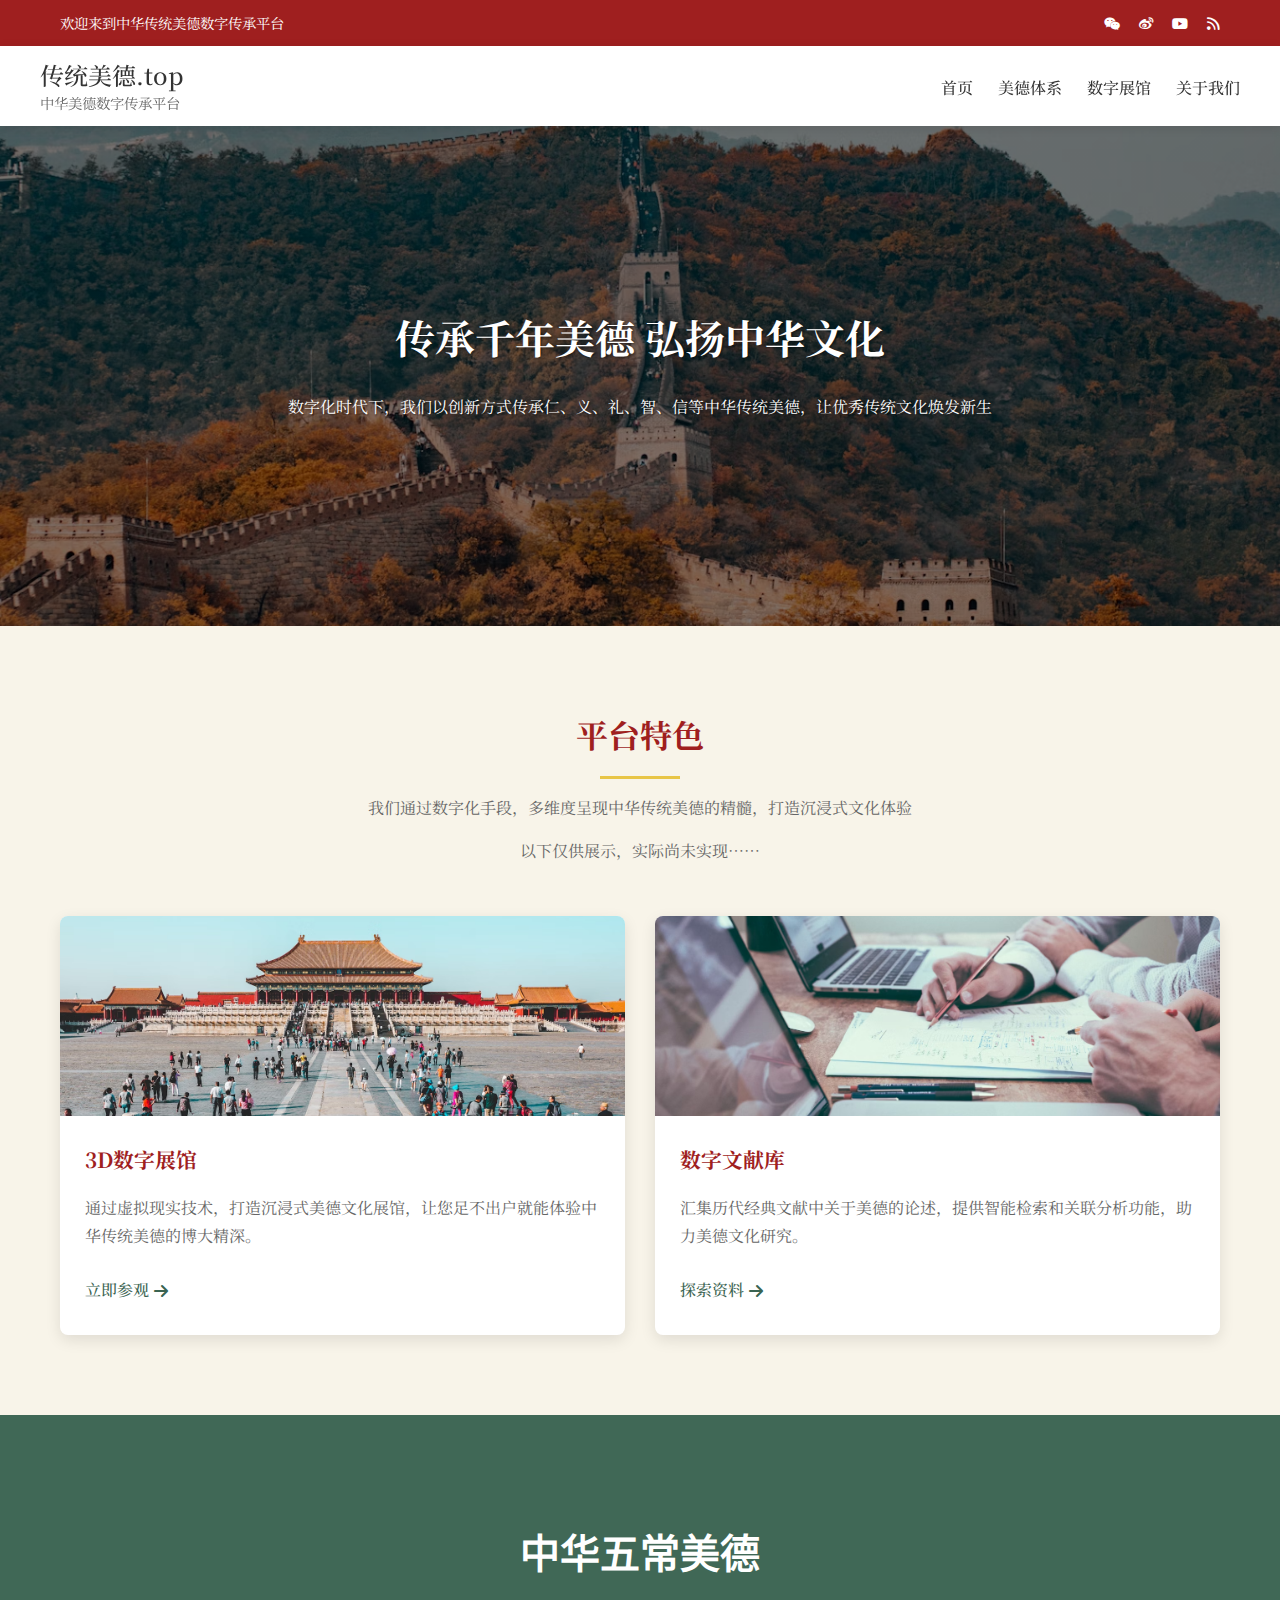
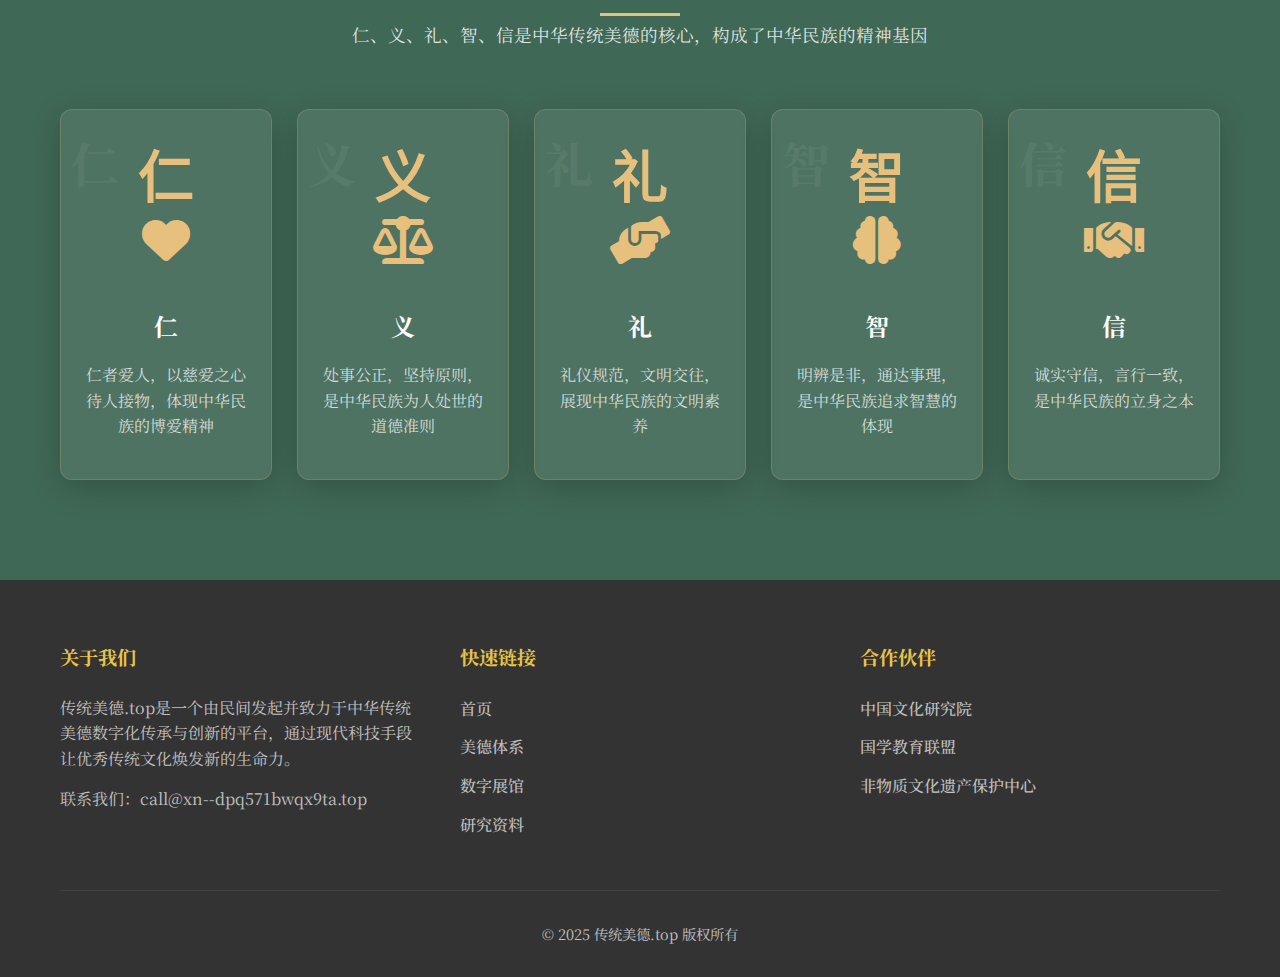
<file: index.html>
<!DOCTYPE html>
<html lang="zh-CN">

<head>
    <meta charset="UTF-8">
    <meta name="viewport" content="width=device-width, initial-scale=1.0">
    <title>传统美德.top - 中华美德数字传承平台</title>
    <meta name="description" content="传统美德.top是一个致力于中华传统美德数字传承的平台，通过多种数字化手段，展示和传播中华优秀传统文化。">
    <meta name="keywords" content="传统美德, 中华文化, 数字传承, 仁义礼智信">
    <meta name="author" content="传统美德.top">
    <meta name="theme-color" content="#f0f0f0">
    <meta property="og:title" content="传统美德.top - 中华美德数字传承平台">
    <meta property="og:description" content="通过数字化手段传承中华传统美德，弘扬优秀文化。">
    <meta property="og:image" content="favicon.ico">
    <meta property="og:url" content="http://xn--dpq571bwqx9ta.top/">
    <meta property="og:type" content="website">
    <link rel="shortcut icon" href="favicon.ico" type="image/x-icon">
    <link rel="stylesheet" href="/res/common.css">
    <link rel="stylesheet" href="/res/index.css">
    <link href="https://fonts.googleapis.com/css2?family=Noto+Serif+SC:wght@400;500;700&display=swap" rel="stylesheet">
    <link rel="stylesheet" href="https://cdnjs.cloudflare.com/ajax/libs/font-awesome/6.0.0-beta3/css/all.min.css">
</head>

<body>
    <div class="top-bar">
        <div class="container top-bar-content">
            <div>欢迎来到中华传统美德数字传承平台</div>
            <div class="social-links">
                <a href="#"><i class="fab fa-weixin"></i></a>
                <a href="#"><i class="fab fa-weibo"></i></a>
                <a href="#"><i class="fab fa-youtube"></i></a>
                <a href="#"><i class="fas fa-rss"></i></a>
            </div>
        </div>
    </div>

    <header>
        <div class="container header-content">
            <div class="logo">
                <div class="logo-text">
                    <h1><a href="http://xn--dpq571bwqx9ta.top/">传统美德.top</a></h1>
                    <span>中华美德数字传承平台</span>
                </div>
            </div>
            <div class="menu-toggle">☰</div>
            <nav>
                <ul>
                    <li><a href="/">首页</a></li>
                    <li><a href="virtues.html">美德体系</a></li>
                    <li><a href="#">数字展馆</a></li>
                    <li><a href="about.html">关于我们</a></li>
                </ul>
            </nav>
        </div>
    </header>

    <section class="hero">
        <div class="hero-content">
            <h2>传承千年美德 弘扬中华文化</h2>
            <p>数字化时代下，我们以创新方式传承仁、义、礼、智、信等中华传统美德，让优秀传统文化焕发新生</p>
        </div>
    </section>

    <section class="features">
        <div class="container">
            <div class="section-title">
                <h2>平台特色</h2>
                <p>我们通过数字化手段，多维度呈现中华传统美德的精髓，打造沉浸式文化体验</p>
                <p>以下仅供展示，实际尚未实现……</p>
            </div>
            <div class="features-grid">
                <div class="feature-card">
                    <div class="feature-img">
                        <img src="/res/images/photo-1547981609-4b6bfe67ca0b.avif" alt="数字展馆">
                    </div>
                    <div class="feature-content">
                        <h3>3D数字展馆</h3>
                        <p>通过虚拟现实技术，打造沉浸式美德文化展馆，让您足不出户就能体验中华传统美德的博大精深。</p>
                        <a href="#" class="feature-link">立即参观 <i class="fas fa-arrow-right"></i></a>
                    </div>
                </div>
                <div class="feature-card">
                    <div class="feature-img">
                        <img src="/res/images/photo-1454165804606-c3d57bc86b40.avif" alt="研究资料">
                    </div>
                    <div class="feature-content">
                        <h3>数字文献库</h3>
                        <p>汇集历代经典文献中关于美德的论述，提供智能检索和关联分析功能，助力美德文化研究。</p>
                        <a href="#" class="feature-link">探索资料 <i class="fas fa-arrow-right"></i></a>
                    </div>
                </div>
            </div>
        </div>
    </section>

    <section class="virtues">
        <div class="container">
            <div class="section-title">
                <h2><span class="chinese-character">中华五常美德</span></h2>
                <p class="subtitle">仁、义、礼、智、信是中华传统美德的核心，构成了中华民族的精神基因</p>
            </div>
            <div class="virtues-grid">
                <div class="virtue-card" data-virtue="仁">
                    <div class="virtue-icon">
                        <div class="chinese-character">仁</div>
                        <i class="fas fa-heart"></i>
                    </div>
                    <h3>仁</h3>
                    <p>仁者爱人，以慈爱之心待人接物，体现中华民族的博爱精神</p>
                </div>
                <div class="virtue-card" data-virtue="义">
                    <div class="virtue-icon">
                        <div class="chinese-character">义</div>
                        <i class="fas fa-balance-scale"></i>
                    </div>
                    <h3>义</h3>
                    <p>处事公正，坚持原则，是中华民族为人处世的道德准则</p>
                </div>
                <div class="virtue-card" data-virtue="礼">
                    <div class="virtue-icon">
                        <div class="chinese-character">礼</div>
                        <i class="fas fa-hands-helping"></i>
                    </div>
                    <h3>礼</h3>
                    <p>礼仪规范，文明交往，展现中华民族的文明素养</p>
                </div>
                <div class="virtue-card" data-virtue="智">
                    <div class="virtue-icon">
                        <div class="chinese-character">智</div>
                        <i class="fas fa-brain"></i>
                    </div>
                    <h3>智</h3>
                    <p>明辨是非，通达事理，是中华民族追求智慧的体现</p>
                </div>
                <div class="virtue-card" data-virtue="信">
                    <div class="virtue-icon">
                        <div class="chinese-character">信</div>
                        <i class="fas fa-handshake"></i>
                    </div>
                    <h3>信</h3>
                    <p>诚实守信，言行一致，是中华民族的立身之本</p>
                </div>
            </div>
        </div>
    </section>

    <footer>
        <div class="container">
            <div class="footer-content">
                <div class="footer-column">
                    <h3>关于我们</h3>
                    <p>传统美德.top是一个由民间发起并致力于中华传统美德数字化传承与创新的平台，通过现代科技手段让优秀传统文化焕发新的生命力。</p>
                    <p>联系我们：call@xn--dpq571bwqx9ta.top</p>
                </div>
                <div class="footer-column">
                    <h3>快速链接</h3>
                    <ul class="footer-links">
                        <li><a href="/">首页</a></li>
                        <li><a href="virtues.html">美德体系</a></li>
                        <li><a href="#">数字展馆</a></li>
                        <li><a href="#">研究资料</a></li>
                    </ul>
                </div>
                <div class="footer-column">
                    <h3>合作伙伴</h3>
                    <ul class="footer-links">
                        <li><a href="https://chiculture.org.hk/" target="_blank" rel="noopener noreferrer">中国文化研究院</a>
                        </li>
                        <li><a href="https://www.zhjd.org/" target="_blank" rel="noopener noreferrer">国学教育联盟</a></li>
                        <li><a href="https://www.ihchina.cn/" target="_blank" rel="noopener noreferrer">非物质文化遗产保护中心</a>
                        </li>
                    </ul>
                </div>
                <!-- <div class="footer-column">
                        <h3>订阅我们</h3>
                        <p>订阅我们的电子通讯，获取最新美德教育资源和文化活动信息。</p>
                        <form>
                            <input type="email" placeholder="您的电子邮箱"
                                style="padding: 10px; width: 100%; margin-bottom: 10px; border: none; border-radius: 4px;">
                            <button type="submit"
                                style="background-color: var(--secondary-color); color: var(--dark-text); border: none; padding: 10px 20px; border-radius: 4px; cursor: pointer;">订阅</button>
                        </form>
                    </div> -->
            </div>
            <div class="copyright">
                <p>&copy; 2025 传统美德.top 版权所有</p>
            </div>
        </div>
    </footer>
    <script src="/res/script.js"></script>
    <script defer src="https://cloud.umami.is/script.js" data-website-id="2052c88a-c889-440a-b9ec-78e81aafc1e1"></script>
</body>

</html>
</file>
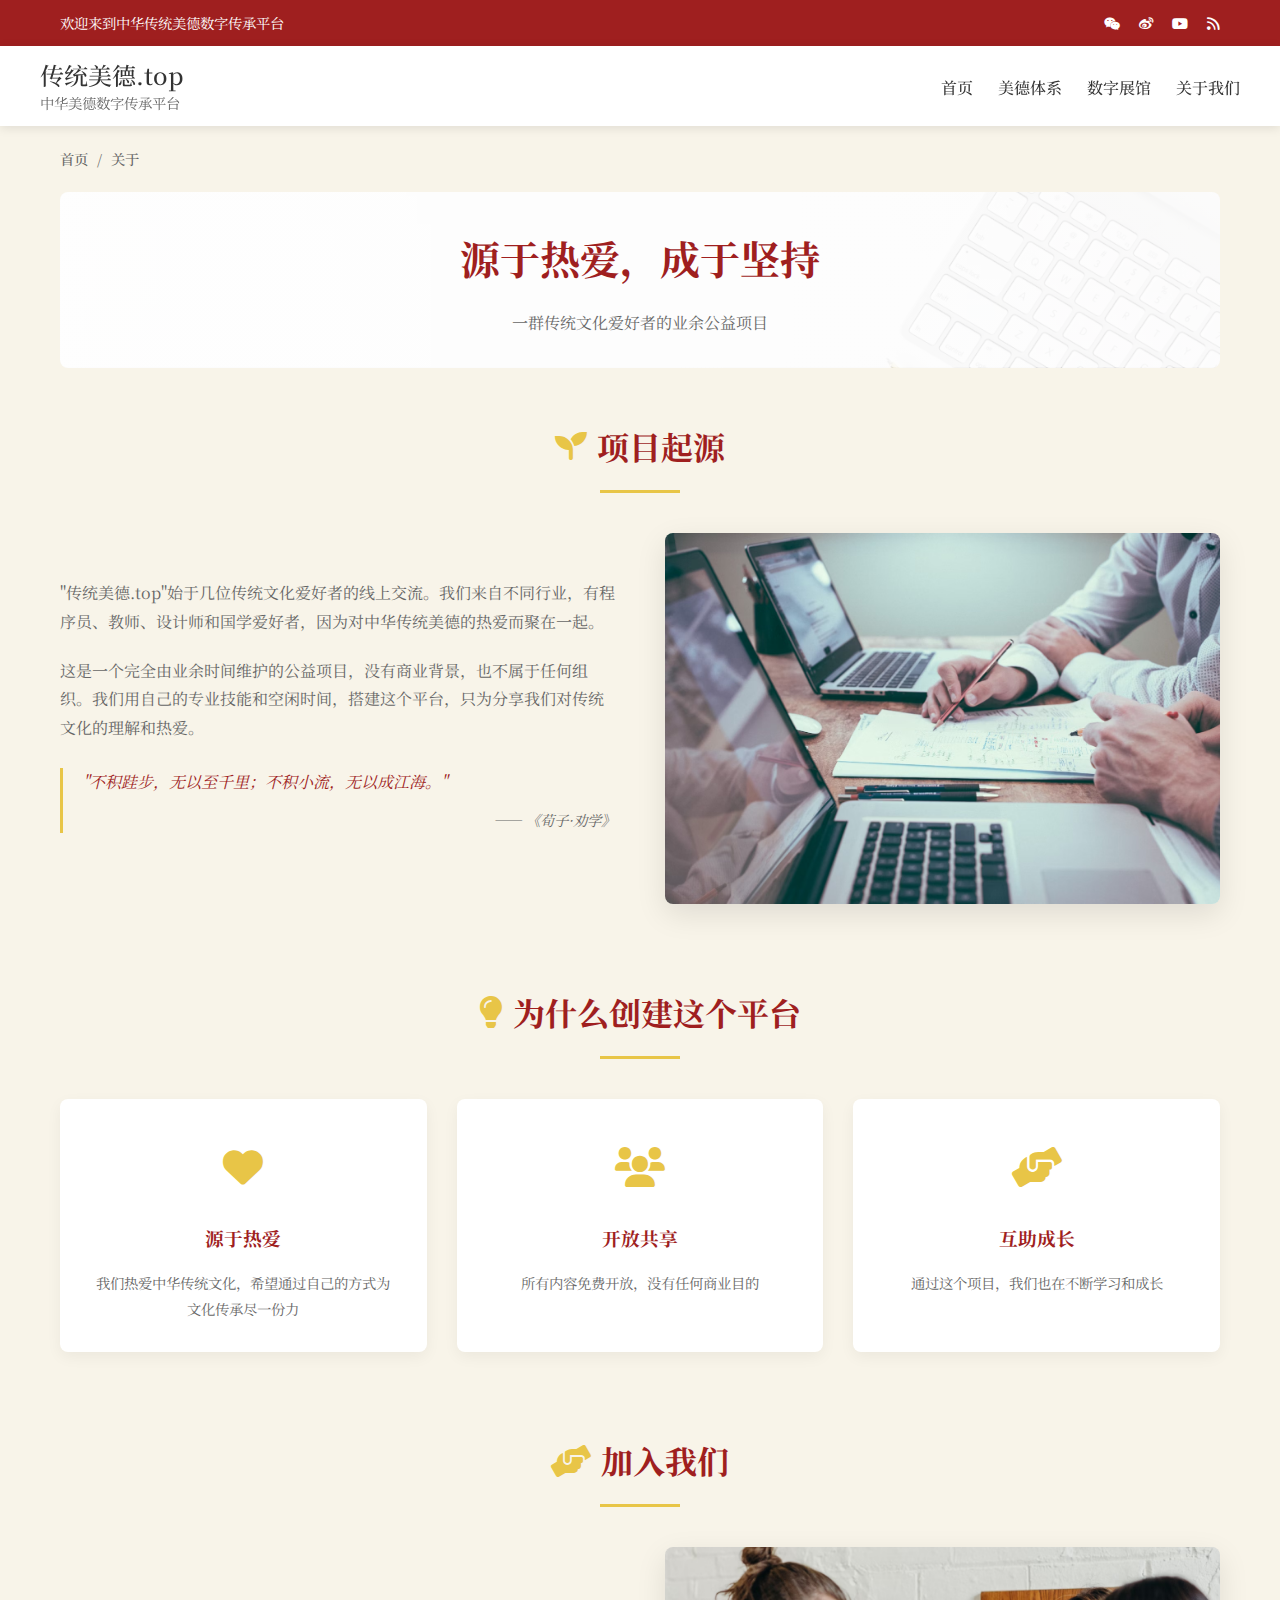
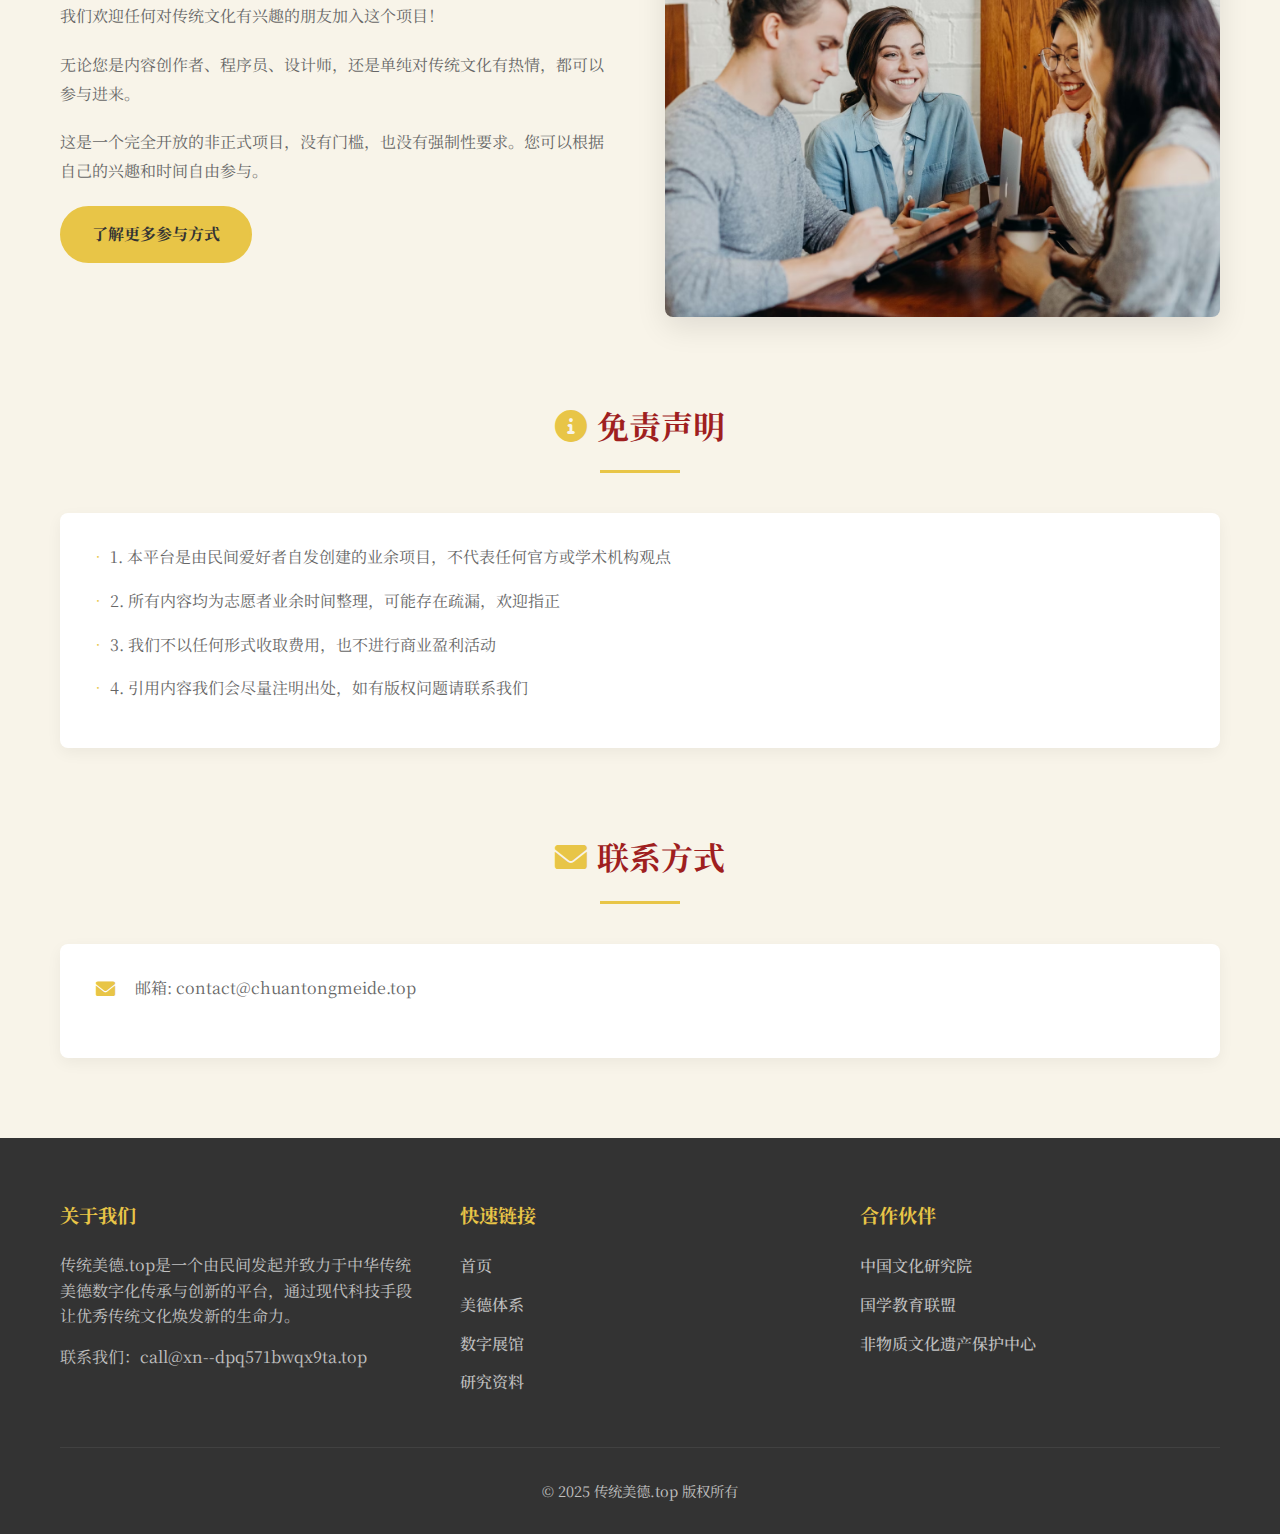
<file: about.html>
<!DOCTYPE html>
<html lang="zh-CN">

<head>
    <meta charset="UTF-8">
    <meta name="viewport" content="width=device-width, initial-scale=1.0">
    <title>关于我们 - 传统美德.top</title>
    <meta name="description" content="传统美德.top是一个致力于中华传统美德数字传承的平台，通过多种数字化手段，展示和传播中华优秀传统文化。">
    <meta name="keywords" content="传统美德, 中华文化, 数字传承, 仁义礼智信">
    <meta name="author" content="传统美德.top">
    <meta name="theme-color" content="#f0f0f0">
    <meta property="og:title" content="传统美德.top - 中华美德数字传承平台">
    <meta property="og:description" content="通过数字化手段传承中华传统美德，弘扬优秀文化。">
    <meta property="og:image" content="favicon.ico">
    <meta property="og:url" content="http://xn--dpq571bwqx9ta.top/">
    <meta property="og:type" content="website">
    <link rel="shortcut icon" href="favicon.ico" type="image/x-icon">
    <link rel="stylesheet" href="/res/common.css">
    <link rel="stylesheet" href="/res/about.css">
    <link rel="stylesheet" href="res/PageCommon.css">
    <link href="https://fonts.googleapis.com/css2?family=Noto+Serif+SC:wght@400;500;700&display=swap" rel="stylesheet">
    <link rel="stylesheet" href="https://cdnjs.cloudflare.com/ajax/libs/font-awesome/6.0.0-beta3/css/all.min.css">
</head>

<body>
    <div class="top-bar">
        <div class="container top-bar-content">
            <div>欢迎来到中华传统美德数字传承平台</div>
            <div class="social-links">
                <a href="#"><i class="fab fa-weixin"></i></a>
                <a href="#"><i class="fab fa-weibo"></i></a>
                <a href="#"><i class="fab fa-youtube"></i></a>
                <a href="#"><i class="fas fa-rss"></i></a>
            </div>
        </div>
    </div>

    <header>
        <div class="container header-content">
            <div class="logo">
                <div class="logo-text">
                    <h1><a href="http://xn--dpq571bwqx9ta.top/">传统美德.top</a></h1>
                    <span>中华美德数字传承平台</span>
                </div>
            </div>
            <div class="menu-toggle">☰</div>
            <nav>
                <ul>
                    <li><a href="/">首页</a></li>
                    <li><a href="virtues.html">美德体系</a></li>
                    <li><a href="#">数字展馆</a></li>
                    <li><a href="about.html">关于我们</a></li>
                </ul>
            </nav>
        </div>
    </header>

    <main class="container">
        <div class="breadcrumb">
            <a href="index.html">首页</a>
            <span>/</span>
            <a href="about.html">关于</a>
        </div>

        <div class="page-header">
            <h1>源于热爱，成于坚持</h1>
            <p>一群传统文化爱好者的业余公益项目</p>
        </div>

        <section class="about-section origin-section">
            <div class="section-header">
                <h2><i class="fas fa-seedling"></i> 项目起源</h2>
                <div class="divider"></div>
            </div>
            <div class="origin-content">
                <div class="origin-text">
                    <p>"传统美德.top"始于几位传统文化爱好者的线上交流。我们来自不同行业，有程序员、教师、设计师和国学爱好者，因为对中华传统美德的热爱而聚在一起。</p>
                    <p>这是一个完全由业余时间维护的公益项目，没有商业背景，也不属于任何组织。我们用自己的专业技能和空闲时间，搭建这个平台，只为分享我们对传统文化的理解和热爱。</p>
                    <blockquote>
                        "不积跬步，无以至千里；不积小流，无以成江海。"
                        <cite>—— 《荀子·劝学》</cite>
                    </blockquote>
                </div>
                <div class="origin-image">
                    <img src="/res/images/photo-1454165804606-c3d57bc86b40.avif" alt="项目起源">
                </div>
            </div>
        </section>

        <section class="about-section features-section">
            <div class="section-header">
                <h2><i class="fas fa-lightbulb"></i> 为什么创建这个平台</h2>
                <div class="divider"></div>
            </div>
            <div class="features-grid">
                <div class="feature-card">
                    <div class="feature-icon">
                        <i class="fas fa-heart"></i>
                    </div>
                    <h3>源于热爱</h3>
                    <p>我们热爱中华传统文化，希望通过自己的方式为文化传承尽一份力</p>
                </div>
                <div class="feature-card">
                    <div class="feature-icon">
                        <i class="fas fa-users"></i>
                    </div>
                    <h3>开放共享</h3>
                    <p>所有内容免费开放，没有任何商业目的</p>
                </div>
                <div class="feature-card">
                    <div class="feature-icon">
                        <i class="fas fa-hands-helping"></i>
                    </div>
                    <h3>互助成长</h3>
                    <p>通过这个项目，我们也在不断学习和成长</p>
                </div>
            </div>
        </section>

        <section class="about-section join-section">
            <div class="section-header">
                <h2><i class="fas fa-hands-helping"></i> 加入我们</h2>
                <div class="divider"></div>
            </div>
            <div class="join-content">
                <div class="join-text">
                    <p>我们欢迎任何对传统文化有兴趣的朋友加入这个项目！</p>
                    <p>无论您是内容创作者、程序员、设计师，还是单纯对传统文化有热情，都可以参与进来。</p>
                    <p>这是一个完全开放的非正式项目，没有门槛，也没有强制性要求。您可以根据自己的兴趣和时间自由参与。</p>
                    <a href="#" class="btn">了解更多参与方式</a>
                </div>
                <div class="join-image">
                    <img src="/res/images/photo-1543269865-cbf427effbad.avif" alt="加入我们">
                </div>
            </div>
        </section>

        <section class="about-section disclaimer-section">
            <div class="section-header">
                <h2><i class="fas fa-info-circle"></i> 免责声明</h2>
                <div class="divider"></div>
            </div>
            <div class="disclaimer-content">
                <p>1. 本平台是由民间爱好者自发创建的业余项目，不代表任何官方或学术机构观点</p>
                <p>2. 所有内容均为志愿者业余时间整理，可能存在疏漏，欢迎指正</p>
                <p>3. 我们不以任何形式收取费用，也不进行商业盈利活动</p>
                <p>4. 引用内容我们会尽量注明出处，如有版权问题请联系我们</p>
            </div>
        </section>

        <section class="about-section contact-section">
            <div class="section-header">
                <h2><i class="fas fa-envelope"></i> 联系方式</h2>
                <div class="divider"></div>
            </div>
            <div class="contact-content">
                <div class="contact-info">
                    <div class="info-item">
                        <i class="fas fa-envelope"></i>
                        <p>邮箱: contact@chuantongmeide.top</p>
                    </div>
                </div>
            </div>
        </section>
    </main>

    <footer>
        <div class="container">
            <div class="footer-content">
                <div class="footer-column">
                    <h3>关于我们</h3>
                    <p>传统美德.top是一个由民间发起并致力于中华传统美德数字化传承与创新的平台，通过现代科技手段让优秀传统文化焕发新的生命力。</p>
                    <p>联系我们：call@xn--dpq571bwqx9ta.top</p>
                </div>
                <div class="footer-column">
                    <h3>快速链接</h3>
                    <ul class="footer-links">
                        <li><a href="/">首页</a></li>
                        <li><a href="virtues.html">美德体系</a></li>
                        <li><a href="#">数字展馆</a></li>
                        <li><a href="#">研究资料</a></li>
                    </ul>
                </div>
                <div class="footer-column">
                    <h3>合作伙伴</h3>
                    <ul class="footer-links">
                        <li><a href="https://chiculture.org.hk/" target="_blank" rel="noopener noreferrer">中国文化研究院</a>
                        </li>
                        <li><a href="https://www.zhjd.org/" target="_blank" rel="noopener noreferrer">国学教育联盟</a></li>
                        <li><a href="https://www.ihchina.cn/" target="_blank" rel="noopener noreferrer">非物质文化遗产保护中心</a>
                        </li>
                    </ul>
                </div>
                <!-- <div class="footer-column">
                        <h3>订阅我们</h3>
                        <p>订阅我们的电子通讯，获取最新美德教育资源和文化活动信息。</p>
                        <form>
                            <input type="email" placeholder="您的电子邮箱"
                                style="padding: 10px; width: 100%; margin-bottom: 10px; border: none; border-radius: 4px;">
                            <button type="submit"
                                style="background-color: var(--secondary-color); color: var(--dark-text); border: none; padding: 10px 20px; border-radius: 4px; cursor: pointer;">订阅</button>
                        </form>
                    </div> -->
            </div>
            <div class="copyright">
                <p>&copy; 2025 传统美德.top 版权所有</p>
            </div>
        </div>
    </footer>
    <script src="/res/script.js"></script>
    <script defer src="https://cloud.umami.is/script.js" data-website-id="2052c88a-c889-440a-b9ec-78e81aafc1e1"></script>
</body>

</html>
</file>
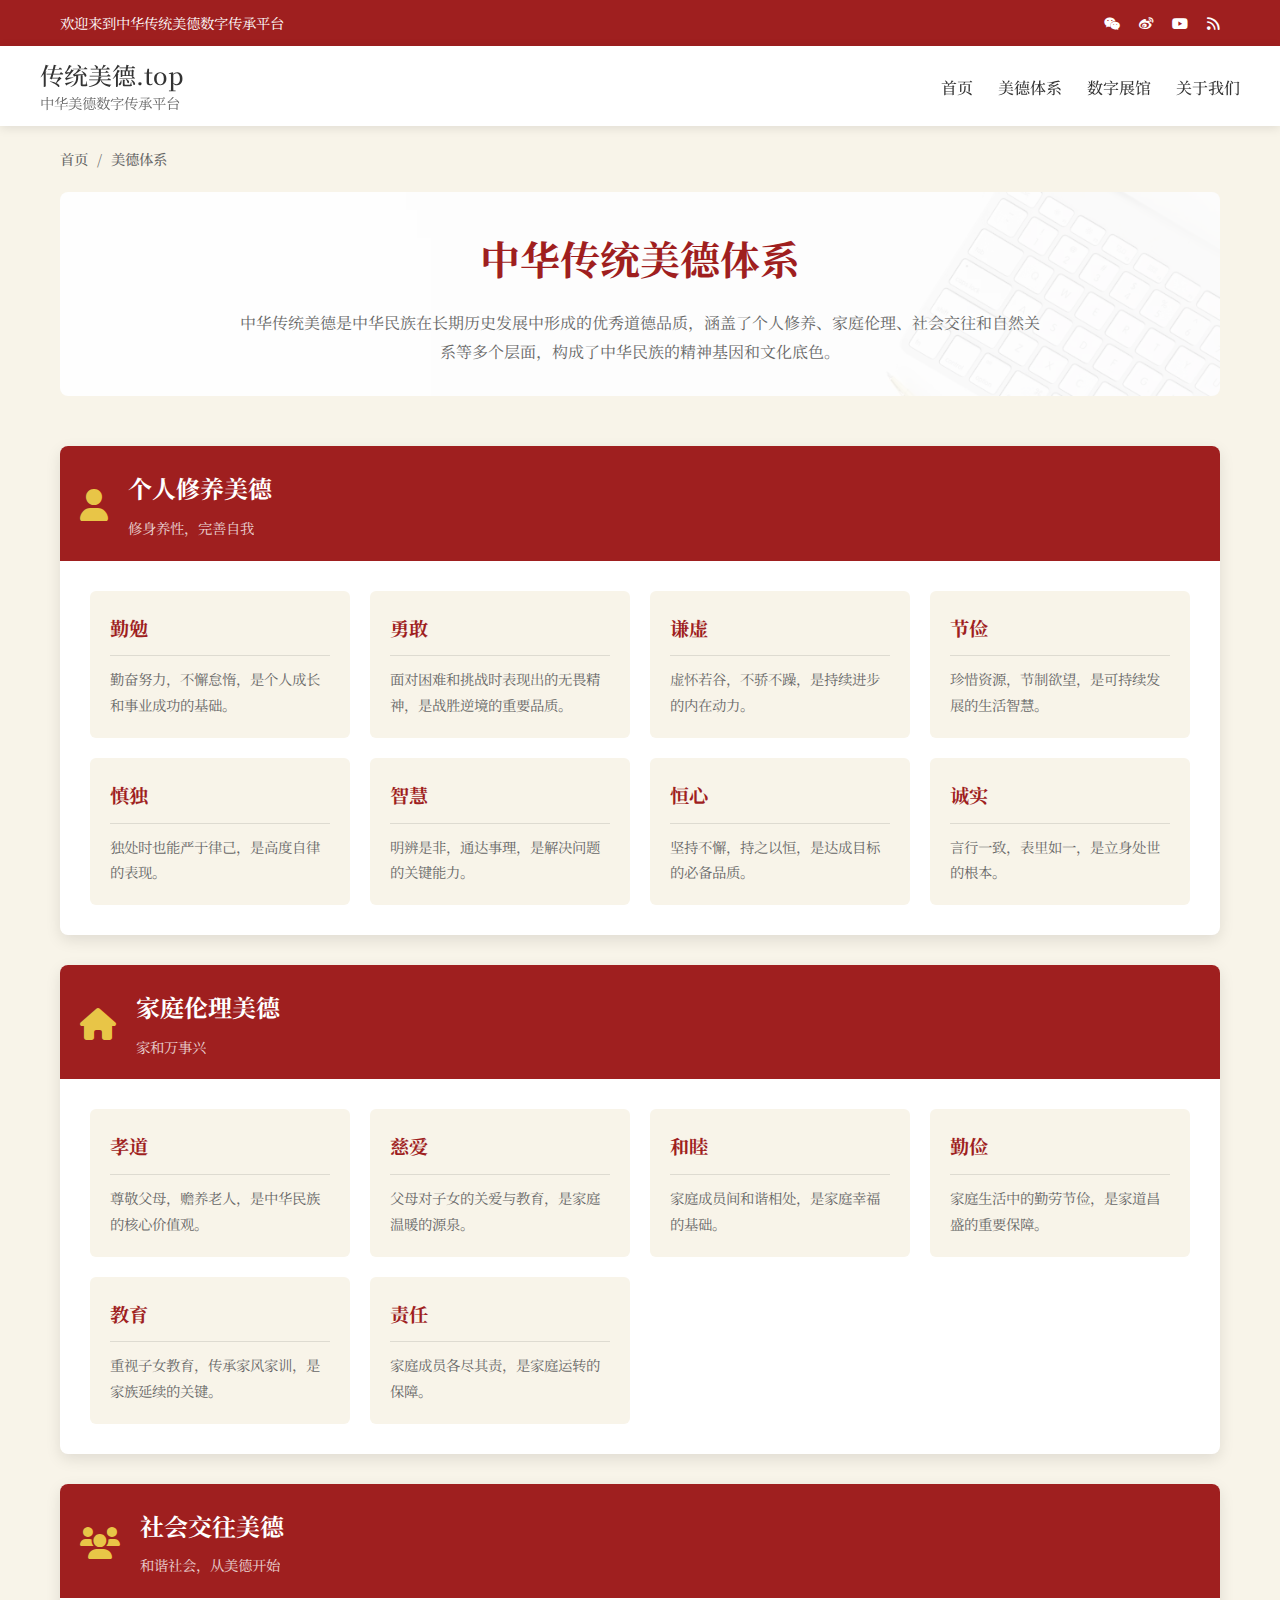
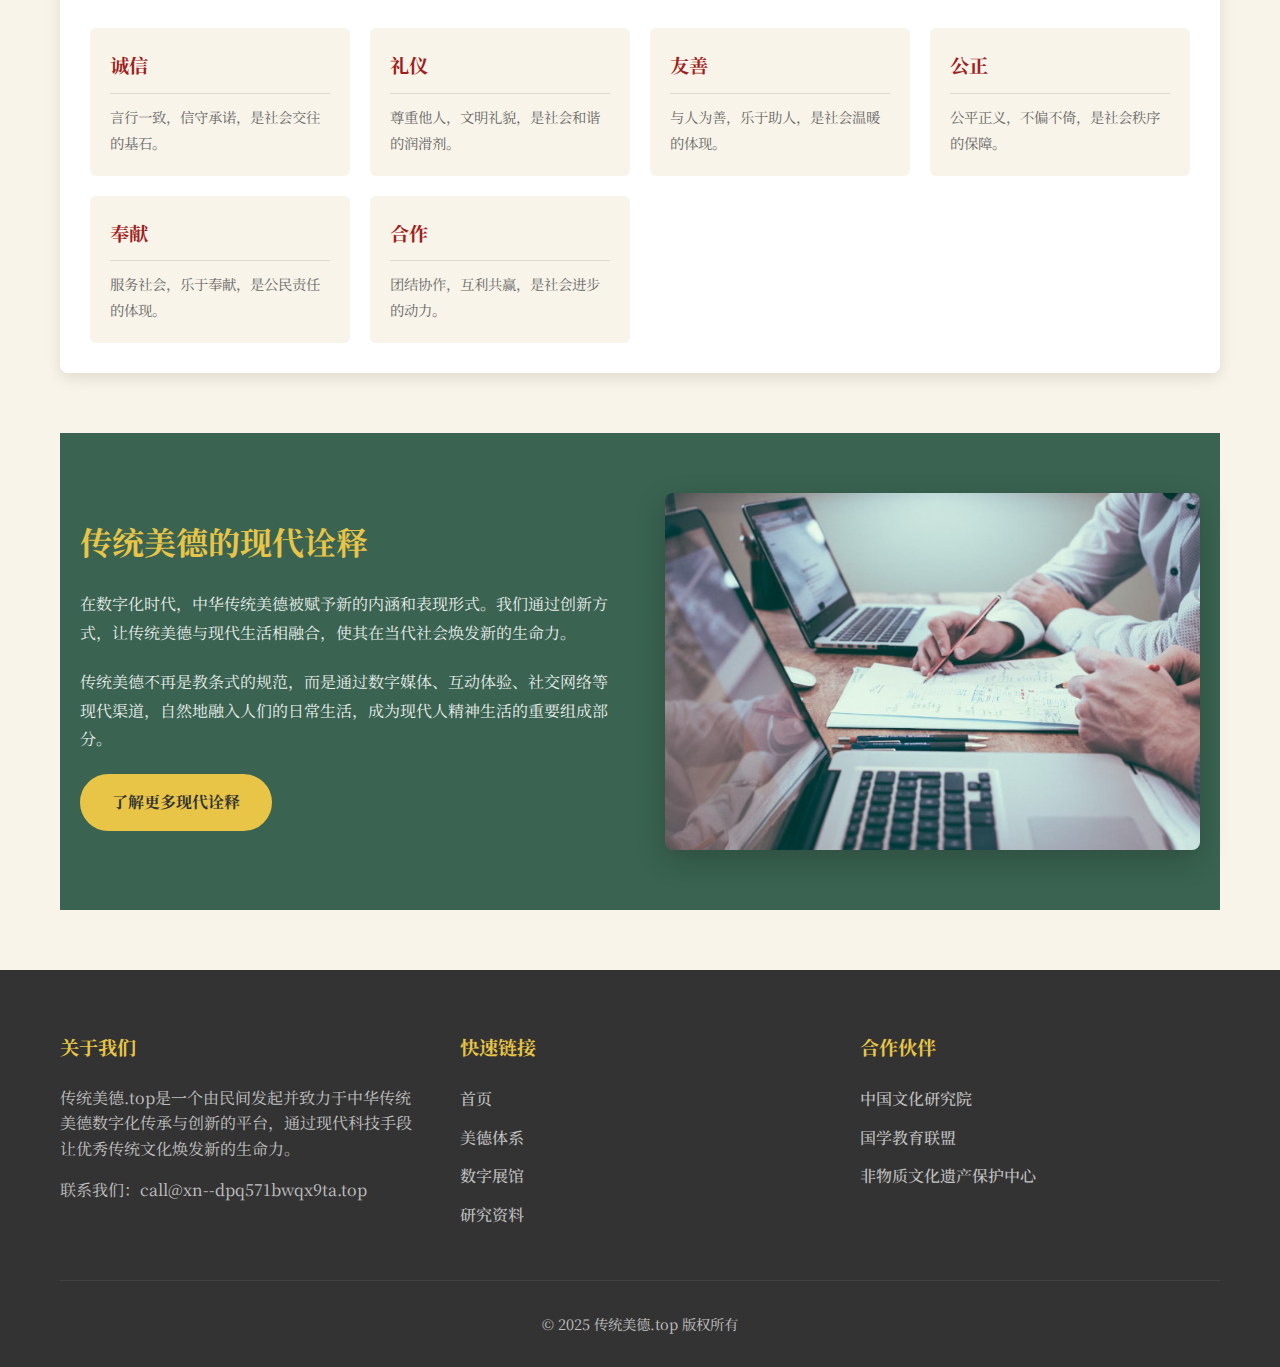
<file: virtues.html>
<!DOCTYPE html>
<html lang="zh-CN">

<head>
    <meta charset="UTF-8">
    <meta name="viewport" content="width=device-width, initial-scale=1.0">
    <title>美德体系 - 传统美德.top</title>
    <meta name="description" content="传统美德.top是一个致力于中华传统美德数字传承的平台，通过多种数字化手段，展示和传播中华优秀传统文化。">
    <meta name="keywords" content="传统美德, 中华文化, 数字传承, 仁义礼智信">
    <meta name="author" content="传统美德.top">
    <meta name="theme-color" content="#f0f0f0">
    <meta property="og:title" content="传统美德.top - 中华美德数字传承平台">
    <meta property="og:description" content="通过数字化手段传承中华传统美德，弘扬优秀文化。">
    <meta property="og:image" content="favicon.ico">
    <meta property="og:url" content="http://xn--dpq571bwqx9ta.top/">
    <meta property="og:type" content="website">
    <link rel="shortcut icon" href="favicon.ico" type="image/x-icon">
    <link rel="stylesheet" href="/res/common.css">
    <link rel="stylesheet" href="/res/virtues.css">
    <link rel="stylesheet" href="res/PageCommon.css">
    <link href="https://fonts.googleapis.com/css2?family=Noto+Serif+SC:wght@400;500;700&display=swap" rel="stylesheet">
    <link rel="stylesheet" href="https://cdnjs.cloudflare.com/ajax/libs/font-awesome/6.0.0-beta3/css/all.min.css">
</head>

<body>
    <div class="top-bar">
        <div class="container top-bar-content">
            <div>欢迎来到中华传统美德数字传承平台</div>
            <div class="social-links">
                <a href="#"><i class="fab fa-weixin"></i></a>
                <a href="#"><i class="fab fa-weibo"></i></a>
                <a href="#"><i class="fab fa-youtube"></i></a>
                <a href="#"><i class="fas fa-rss"></i></a>
            </div>
        </div>
    </div>

    <header>
        <div class="container header-content">
            <div class="logo">
                <div class="logo-text">
                    <h1><a href="http://xn--dpq571bwqx9ta.top/">传统美德.top</a></h1>
                    <span>中华美德数字传承平台</span>
                </div>
            </div>
            <div class="menu-toggle">☰</div>
            <nav>
                <ul>
                    <li><a href="/">首页</a></li>
                    <li><a href="virtues.html">美德体系</a></li>
                    <li><a href="#">数字展馆</a></li>
                    <li><a href="about.html">关于我们</a></li>
                </ul>
            </nav>
        </div>
    </header>

    <div class="container">
        <div class="breadcrumb">
            <a href="index.html">首页</a>
            <span>/</span>
            <a href="virtues.html">美德体系</a>
        </div>

        <div class="page-header">
            <h1>中华传统美德体系</h1>
            <p>中华传统美德是中华民族在长期历史发展中形成的优秀道德品质，涵盖了个人修养、家庭伦理、社会交往和自然关系等多个层面，构成了中华民族的精神基因和文化底色。</p>
        </div>

        <div class="virtue-categories">
            <div class="category-card">
                <div class="category-header">
                    <div class="category-icon">
                        <i class="fas fa-user"></i>
                    </div>
                    <div class="category-title">
                        <h2>个人修养美德</h2>
                        <p>修身养性，完善自我</p>
                    </div>
                </div>
                <div class="category-content">
                    <div class="virtue-grid">
                        <div class="virtue-item">
                            <h3>勤勉</h3>
                            <p>勤奋努力，不懈怠惰，是个人成长和事业成功的基础。</p>
                        </div>
                        <div class="virtue-item">
                            <h3>勇敢</h3>
                            <p>面对困难和挑战时表现出的无畏精神，是战胜逆境的重要品质。</p>
                        </div>
                        <div class="virtue-item">
                            <h3>谦虚</h3>
                            <p>虚怀若谷，不骄不躁，是持续进步的内在动力。</p>
                        </div>
                        <div class="virtue-item">
                            <h3>节俭</h3>
                            <p>珍惜资源，节制欲望，是可持续发展的生活智慧。</p>
                        </div>
                        <div class="virtue-item">
                            <h3>慎独</h3>
                            <p>独处时也能严于律己，是高度自律的表现。</p>
                        </div>
                        <div class="virtue-item">
                            <h3>智慧</h3>
                            <p>明辨是非，通达事理，是解决问题的关键能力。</p>
                        </div>
                        <div class="virtue-item">
                            <h3>恒心</h3>
                            <p>坚持不懈，持之以恒，是达成目标的必备品质。</p>
                        </div>
                        <div class="virtue-item">
                            <h3>诚实</h3>
                            <p>言行一致，表里如一，是立身处世的根本。</p>
                        </div>
                    </div>
                </div>
            </div>

            <div class="category-card">
                <div class="category-header">
                    <div class="category-icon">
                        <i class="fas fa-home"></i>
                    </div>
                    <div class="category-title">
                        <h2>家庭伦理美德</h2>
                        <p>家和万事兴</p>
                    </div>
                </div>
                <div class="category-content">
                    <div class="virtue-grid">
                        <div class="virtue-item">
                            <h3>孝道</h3>
                            <p>尊敬父母，赡养老人，是中华民族的核心价值观。</p>
                        </div>
                        <div class="virtue-item">
                            <h3>慈爱</h3>
                            <p>父母对子女的关爱与教育，是家庭温暖的源泉。</p>
                        </div>
                        <div class="virtue-item">
                            <h3>和睦</h3>
                            <p>家庭成员间和谐相处，是家庭幸福的基础。</p>
                        </div>
                        <div class="virtue-item">
                            <h3>勤俭</h3>
                            <p>家庭生活中的勤劳节俭，是家道昌盛的重要保障。</p>
                        </div>
                        <div class="virtue-item">
                            <h3>教育</h3>
                            <p>重视子女教育，传承家风家训，是家族延续的关键。</p>
                        </div>
                        <div class="virtue-item">
                            <h3>责任</h3>
                            <p>家庭成员各尽其责，是家庭运转的保障。</p>
                        </div>
                    </div>
                </div>
            </div>

            <div class="category-card">
                <div class="category-header">
                    <div class="category-icon">
                        <i class="fas fa-users"></i>
                    </div>
                    <div class="category-title">
                        <h2>社会交往美德</h2>
                        <p>和谐社会，从美德开始</p>
                    </div>
                </div>
                <div class="category-content">
                    <div class="virtue-grid">
                        <div class="virtue-item">
                            <h3>诚信</h3>
                            <p>言行一致，信守承诺，是社会交往的基石。</p>
                        </div>
                        <div class="virtue-item">
                            <h3>礼仪</h3>
                            <p>尊重他人，文明礼貌，是社会和谐的润滑剂。</p>
                        </div>
                        <div class="virtue-item">
                            <h3>友善</h3>
                            <p>与人为善，乐于助人，是社会温暖的体现。</p>
                        </div>
                        <div class="virtue-item">
                            <h3>公正</h3>
                            <p>公平正义，不偏不倚，是社会秩序的保障。</p>
                        </div>
                        <div class="virtue-item">
                            <h3>奉献</h3>
                            <p>服务社会，乐于奉献，是公民责任的体现。</p>
                        </div>
                        <div class="virtue-item">
                            <h3>合作</h3>
                            <p>团结协作，互利共赢，是社会进步的动力。</p>
                        </div>
                    </div>
                </div>
            </div>
        </div>

        <div class="modern-interpretation">
            <div class="container">
                <div class="modern-text">
                    <h2>传统美德的现代诠释</h2>
                    <p>在数字化时代，中华传统美德被赋予新的内涵和表现形式。我们通过创新方式，让传统美德与现代生活相融合，使其在当代社会焕发新的生命力。</p>
                    <p>传统美德不再是教条式的规范，而是通过数字媒体、互动体验、社交网络等现代渠道，自然地融入人们的日常生活，成为现代人精神生活的重要组成部分。</p>
                    <a href="#" class="btn">了解更多现代诠释</a>
                </div>
                <div class="modern-image">
                    <img src="/res/images/photo-1454165804606-c3d57bc86b40.avif" alt="传统美德现代诠释">
                </div>
            </div>
        </div>
    </div>

    <footer>
        <div class="container">
            <div class="footer-content">
                <div class="footer-column">
                    <h3>关于我们</h3>
                    <p>传统美德.top是一个由民间发起并致力于中华传统美德数字化传承与创新的平台，通过现代科技手段让优秀传统文化焕发新的生命力。</p>
                    <p>联系我们：call@xn--dpq571bwqx9ta.top</p>
                </div>
                <div class="footer-column">
                    <h3>快速链接</h3>
                    <ul class="footer-links">
                        <li><a href="/">首页</a></li>
                        <li><a href="virtues.html">美德体系</a></li>
                        <li><a href="#">数字展馆</a></li>
                        <li><a href="#">研究资料</a></li>
                    </ul>
                </div>
                <div class="footer-column">
                    <h3>合作伙伴</h3>
                    <ul class="footer-links">
                        <li><a href="https://chiculture.org.hk/" target="_blank" rel="noopener noreferrer">中国文化研究院</a>
                        </li>
                        <li><a href="https://www.zhjd.org/" target="_blank" rel="noopener noreferrer">国学教育联盟</a></li>
                        <li><a href="https://www.ihchina.cn/" target="_blank" rel="noopener noreferrer">非物质文化遗产保护中心</a>
                        </li>
                    </ul>
                </div>
                <!-- <div class="footer-column">
                    <h3>订阅我们</h3>
                    <p>订阅我们的电子通讯，获取最新美德教育资源和文化活动信息。</p>
                    <form>
                        <input type="email" placeholder="您的电子邮箱"
                            style="padding: 10px; width: 100%; margin-bottom: 10px; border: none; border-radius: 4px;">
                        <button type="submit"
                            style="background-color: var(--secondary-color); color: var(--dark-text); border: none; padding: 10px 20px; border-radius: 4px; cursor: pointer;">订阅</button>
                    </form>
                </div> -->
            </div>
            <div class="copyright">
                <p>&copy; 2025 传统美德.top 版权所有</p>
            </div>
        </div>
    </footer>
    <script src="/res/script.js"></script>
    <script defer src="https://cloud.umami.is/script.js" data-website-id="2052c88a-c889-440a-b9ec-78e81aafc1e1"></script>
</body>

</html>
</file>
<file: res/common.css>
/* 公共变量定义 */
:root {
    --primary-color: #9F1F1F;
    --secondary-color: #E8C547;
    --accent-color: #3A6351;
    --light-bg: #F8F4E9;
    --dark-text: #333333;
    --light-text: #666666;
}

/* 基础样式重置 */
* {
    margin: 0;
    padding: 0;
    box-sizing: border-box;
}

body {
    font-family: "Noto Serif SC", "SimSun", serif;
    line-height: 1.8;
    color: var(--dark-text);
    background-color: var(--light-bg);
    background-image: url('https://www.transparenttextures.com/patterns/rice-paper-2.png');
}

/* 容器样式 */
.container {
    max-width: 1200px;
    margin: 0 auto;
    padding: 0 20px;
}

/* 按钮样式 */
.btn {
    display: inline-block;
    background-color: var(--secondary-color);
    color: var(--dark-text);
    padding: 12px 30px;
    border-radius: 30px;
    text-decoration: none;
    font-weight: bold;
    transition: all 0.3s;
    border: 2px solid var(--secondary-color);
}

.btn:hover {
    background-color: transparent;
    color: var(--secondary-color);
}

.btn-outline {
    background-color: transparent;
    color: white;
    border: 2px solid white;
    margin-left: 15px;
}

.btn-outline:hover {
    background-color: white;
    color: var(--dark-text);
}

/* 顶部导航栏 */
.top-bar {
    background-color: var(--primary-color);
    color: white;
    padding: 10px 0;
    font-size: 0.9rem;
}

.top-bar-content {
    display: flex;
    justify-content: space-between;
    align-items: center;
}

.social-links a {
    color: white;
    margin-left: 15px;
    text-decoration: none;
    transition: color 0.3s;
}

.social-links a:hover {
    color: var(--secondary-color);
}

/* 主导航栏 */
header {
    background-color: white;
    box-shadow: 0 2px 10px rgba(0, 0, 0, 0.1);
    position: sticky;
    top: 0;
    height: 80px;
    z-index: 100;
}

.header-content {
    display: flex;
    justify-content: space-between;
    align-items: center;
    padding: 15px 0;
}

.logo {
    display: flex;
    align-items: center;
}

.logo img {
    height: 50px;
    margin-right: 10px;
}

.logo-text h1 {
    font-size: 1.5rem;
    color: var(--primary-color);
    line-height: 1.2;
}

.logo-text span {
    font-size: 0.9rem;
    color: var(--light-text);
    display: block;
}

nav {
    transition: all 0.3s ease;
}

nav ul {
    display: flex;
    list-style: none;
}

nav li {
    margin-left: 25px;
    position: relative;
}

nav a,
a {
    color: var(--dark-text);
    text-decoration: none;
    font-weight: 500;
    padding: 5px 0;
    position: relative;
}

nav a:after,
a:after {
    content: '';
    position: absolute;
    bottom: 0;
    left: 0;
    width: 0;
    height: 2px;
    background-color: var(--secondary-color);
    transition: width 0.3s;
}

nav a:hover:after,
a:hover:after {
    width: 100%;
}

/* 页脚样式 */
footer {
    background-color: var(--dark-text);
    color: white;
    padding: 60px 0 30px;
}

.footer-content {
    display: grid;
    grid-template-columns: repeat(auto-fit, minmax(250px, 1fr));
    gap: 40px;
    margin-bottom: 40px;
}

.footer-column h3 {
    color: var(--secondary-color);
    margin-bottom: 20px;
    font-size: 1.2rem;
}

.footer-column p {
    opacity: 0.7;
    margin-bottom: 15px;
    line-height: 1.6;
}

.footer-links {
    list-style: none;
}

.footer-links li {
    margin-bottom: 10px;
}

.footer-links a {
    color: white;
    opacity: 0.7;
    text-decoration: none;
    transition: opacity 0.3s;
}

.footer-links a:hover {
    opacity: 1;
}

.copyright {
    text-align: center;
    padding-top: 30px;
    border-top: 1px solid rgba(255, 255, 255, 0.1);
    opacity: 0.7;
    font-size: 0.9rem;
}

.menu-toggle {
    display: none;
    cursor: pointer;
    font-size: 1.5rem;
    color: var(--primary-color);
}

/* 响应式设计 */
@media (max-width: 768px) {
    header {
        height: auto;
        padding: 0px 10px 0px;
    }

    .menu-toggle {
        display: block;
        position: absolute;
        top: -5px;
        right: 10px;
        z-index: 1000;
    }

    nav {
        display: none;
        max-height: 0;
        overflow: hidden;
        position: absolute;
        top: 80px;
        left: 0;
        right: 0;
        background-color: white;
        box-shadow: 0 10px 15px rgba(0, 0, 0, 0.1);
    }

    nav.active {
        display: block;
        max-height: 500px;
        /* 设置一个足够大的值以容纳所有菜单项 */
        transition: max-height 0.5s ease-in-out;
    }

    nav li {
        margin: 0;
        border-bottom: 1px solid rgba(0, 0, 0, 0.05);
    }

    nav a {
        display: block;
        padding: 15px 20px;
    }

    nav a:after {
        display: none;
    }

    /* 确保菜单在关闭时完全隐藏 */
    nav:not(.active) {
        display: block;
        visibility: hidden;
    }
}
</file>
<file: res/index.css>
/* 英雄区域 */
.hero {
    background: linear-gradient(rgba(0, 0, 0, 0.5), rgba(0, 0, 0, 0.5)), url('/res/images/photo-1508804185872-d7badad00f7d.avif');
    background-size: cover;
    background-position: center;
    height: 500px;
    display: flex;
    align-items: center;
    text-align: center;
    color: white;
}

.hero-content {
    max-width: 800px;
    margin: 0 auto;
    padding: 0 20px;
}

.hero h2 {
    font-size: 2.5rem;
    margin-bottom: 20px;
    text-shadow: 1px 1px 3px rgba(0, 0, 0, 0.5);
}

.hero p {
    margin-bottom: 30px;
    text-shadow: 1px 1px 2px rgba(0, 0, 0, 0.5);
}

/* 特色区域 */
.features {
    padding: 80px 0;
}

.section-title {
    text-align: center;
    margin-bottom: 50px;
}

.section-title h2 {
    font-size: 2rem;
    color: var(--primary-color);
    position: relative;
    display: inline-block;
    padding-bottom: 15px;
}

.section-title h2:after {
    content: '';
    position: absolute;
    bottom: 0;
    left: 50%;
    transform: translateX(-50%);
    width: 80px;
    height: 3px;
    background-color: var(--secondary-color);
}

.section-title p {
    color: var(--light-text);
    max-width: 700px;
    margin: 15px auto 0;
}

.features-grid {
    display: grid;
    grid-template-columns: repeat(auto-fit, minmax(300px, 1fr));
    gap: 30px;
}

.feature-card {
    background-color: white;
    border-radius: 8px;
    overflow: hidden;
    box-shadow: 0 5px 15px rgba(0, 0, 0, 0.1);
    transition: transform 0.3s, box-shadow 0.3s;
}

.feature-card:hover {
    transform: translateY(-10px);
    box-shadow: 0 15px 30px rgba(0, 0, 0, 0.15);
}

.feature-img {
    height: 200px;
    overflow: hidden;
}

.feature-img img {
    width: 100%;
    height: 100%;
    object-fit: cover;
    transition: transform 0.5s;
}

.feature-card:hover .feature-img img {
    transform: scale(1.1);
}

.feature-content {
    padding: 25px;
}

.feature-content h3 {
    color: var(--primary-color);
    margin-bottom: 15px;
    font-size: 1.3rem;
}

.feature-content p {
    color: var(--light-text);
    margin-bottom: 20px;
}

.feature-link {
    color: var(--accent-color);
    text-decoration: none;
    font-weight: 500;
    display: inline-flex;
    align-items: center;
}

.feature-link i {
    margin-left: 5px;
    transition: transform 0.3s;
}

.feature-link:hover i {
    transform: translateX(5px);
}

/* 中华五常美德部分 */
.virtues {
    padding: 100px 0;
    background: var(--accent-color);
    color: white;
    position: relative;
    overflow: hidden;
}

.virtues:before {
    content: "";
    position: absolute;
    top: 0;
    left: 0;
    width: 100%;
    height: 100%;
    background: url('data:image/svg+xml;utf8,<svg xmlns="http://www.w3.org/2000/svg" viewBox="0 0 100 100" preserveAspectRatio="none"><path fill="rgba(255,255,255,0.03)" d="M0,0 L100,0 L100,100 L0,100 Z" /></svg>');
    background-size: cover;
}

.virtues .section-title {
    margin-bottom: 60px;
    text-align: center;
}

.virtues .section-title h2 {
    color: #fff;
    font-size: 2.5rem;
    margin-bottom: 15px;
    position: relative;
    display: inline-block;
}

.virtues .section-title h2:after {
    content: "";
    position: absolute;
    bottom: -10px;
    left: 50%;
    transform: translateX(-50%);
    width: 80px;
    height: 3px;
    background-color: #e8c07d;
}

.virtues .section-title .subtitle {
    color: rgba(255, 255, 255, 0.85);
    font-size: 1.1rem;
    max-width: 800px;
    margin: 0 auto;
    line-height: 1.6;
}

.virtues-grid {
    display: grid;
    grid-template-columns: repeat(5, 1fr);
    gap: 25px;
    justify-items: center;
    max-width: 1200px;
    margin: 0 auto;
}

.virtue-card {
    background: rgba(255, 255, 255, 0.08);
    border-radius: 12px;
    padding: 40px 25px;
    text-align: center;
    transition: all 0.4s cubic-bezier(0.25, 0.8, 0.25, 1);
    width: 100%;
    position: relative;
    overflow: hidden;
    border: 1px solid rgba(232, 192, 125, 0.2);
    box-shadow: 0 8px 32px rgba(0, 0, 0, 0.2);
}

.virtue-card:hover {
    transform: translateY(-10px);
    background: rgba(255, 255, 255, 0.15);
    box-shadow: 0 12px 40px rgba(0, 0, 0, 0.3);
}

.virtue-card:before {
    content: attr(data-virtue);
    position: absolute;
    top: 10px;
    left: 10px;
    font-size: 3rem;
    opacity: 0.05;
    font-weight: bold;
    z-index: 0;
}

.virtue-icon {
    position: relative;
    z-index: 1;
    margin-bottom: 25px;
}

.virtue-icon i {
    font-size: 3rem;
    color: #e8c07d;
    margin-bottom: 15px;
}

.virtue-icon .chinese-character {
    font-size: 3.5rem;
    font-weight: bold;
    color: #e8c07d;
    line-height: 1;
    display: block;
    margin-bottom: 10px;
    font-family: "SimSun", "宋体", serif;
}

.virtue-card h3 {
    margin-bottom: 15px;
    font-size: 1.5rem;
    color: #fff;
    position: relative;
    z-index: 1;
}

.virtue-card p {
    opacity: 0.9;
    font-size: 1rem;
    line-height: 1.6;
    color: rgba(255, 255, 255, 0.85);
    position: relative;
    z-index: 1;
}

.chinese-character {
    font-family: "SimSun", "宋体", serif;
    font-weight: bold;
}


/* 响应式设计 */
@media (max-width: 768px) {
    .hero {
        height: 400px;
    }

    .hero h2 {
        font-size: 2rem;
    }

    .hero p {
        font-size: 1rem;
    }
}

@media (max-width: 1200px) {
    .virtues-grid {
        grid-template-columns: repeat(3, 1fr);
    }
}

@media (max-width: 768px) {
    .virtues-grid {
        grid-template-columns: repeat(2, 1fr);
    }

    .virtues {
        padding: 70px 0;
    }
}

@media (max-width: 480px) {
    .virtues-grid {
        grid-template-columns: 1fr;
    }

    .virtues .section-title h2 {
        font-size: 2rem;
    }

    .virtue-card {
        padding: 30px 20px;
    }
}
</file>
<file: res/about.css>
/* 关于页面英雄区域 */
.about-hero {
    background: linear-gradient(rgba(0, 0, 0, 0.5), rgba(0, 0, 0, 0.5)), url('https://images.unsplash.com/photo-1508804185872-d7badad00f7d?ixlib=rb-1.2.1&auto=format&fit=crop&w=1350&q=80');
    background-size: cover;
    background-position: center;
    height: 350px;
    display: flex;
    align-items: center;
    text-align: center;
    color: white;
    margin-bottom: 60px;
    border-radius: 8px;
}

.about-hero .hero-content {
    max-width: 800px;
    margin: 0 auto;
    padding: 0 20px;
}

.about-hero h1 {
    font-size: 2.5rem;
    margin-bottom: 20px;
    text-shadow: 1px 1px 3px rgba(0, 0, 0, 0.5);
}

.about-hero p {
    font-size: 1.2rem;
    margin-bottom: 30px;
    text-shadow: 1px 1px 2px rgba(0, 0, 0, 0.5);
}

/* 关于页面通用部分样式 */
.about-section {
    margin-bottom: 80px;
}

.section-header {
    text-align: center;
    margin-bottom: 40px;
}

.section-header h2 {
    font-size: 2rem;
    color: var(--primary-color);
    display: inline-flex;
    align-items: center;
    gap: 10px;
}

.section-header h2 i {
    color: var(--secondary-color);
}

.divider {
    height: 3px;
    width: 80px;
    background-color: var(--secondary-color);
    margin: 15px auto 0;
}

/* 项目起源部分 */
.origin-content {
    display: flex;
    align-items: center;
    gap: 50px;
}

.origin-text {
    flex: 1;
}

.origin-text p {
    margin-bottom: 20px;
    line-height: 1.8;
    color: var(--light-text);
}

blockquote {
    font-style: italic;
    color: var(--primary-color);
    border-left: 3px solid var(--secondary-color);
    padding-left: 20px;
    margin: 25px 0;
}

cite {
    display: block;
    text-align: right;
    font-size: 0.9rem;
    color: var(--light-text);
    margin-top: 10px;
}

.origin-image {
    flex: 1;
    border-radius: 8px;
    overflow: hidden;
    box-shadow: 0 10px 30px rgba(0, 0, 0, 0.1);
}

.origin-image img {
    width: 100%;
    height: auto;
    display: block;
}

/* 特点部分 */
.features-grid {
    display: grid;
    grid-template-columns: repeat(auto-fit, minmax(300px, 1fr));
    gap: 30px;
}

.feature-card {
    background-color: white;
    border-radius: 8px;
    padding: 30px;
    text-align: center;
    box-shadow: 0 5px 15px rgba(0, 0, 0, 0.05);
    transition: transform 0.3s;
}

.feature-card:hover {
    transform: translateY(-5px);
}

.feature-icon {
    font-size: 2.5rem;
    color: var(--secondary-color);
    margin-bottom: 20px;
}

.feature-card h3 {
    color: var(--primary-color);
    margin-bottom: 15px;
}

.feature-card p {
    color: var(--light-text);
    font-size: 0.9rem;
}

/* 加入我们部分 */
.join-content {
    display: flex;
    align-items: center;
    gap: 50px;
}

.join-text {
    flex: 1;
}

.join-text p {
    margin-bottom: 20px;
    line-height: 1.8;
    color: var(--light-text);
}

.join-image {
    flex: 1;
    border-radius: 8px;
    overflow: hidden;
    box-shadow: 0 10px 30px rgba(0, 0, 0, 0.1);
}

.join-image img {
    width: 100%;
    height: auto;
    display: block;
}

/* 免责声明部分 */
.disclaimer-content {
    background-color: white;
    border-radius: 8px;
    padding: 30px;
    box-shadow: 0 5px 15px rgba(0, 0, 0, 0.05);
}

.disclaimer-content p {
    margin-bottom: 15px;
    color: var(--light-text);
    padding-left: 20px;
    position: relative;
}

.disclaimer-content p:before {
    content: "•";
    color: var(--secondary-color);
    position: absolute;
    left: 0;
}

/* 联系我们部分 */
.contact-content {
    display: flex;
    gap: 50px;
}

.contact-info {
    flex: 1;
    background-color: white;
    border-radius: 8px;
    padding: 30px;
    box-shadow: 0 5px 15px rgba(0, 0, 0, 0.05);
}

.info-item {
    display: flex;
    align-items: center;
    gap: 15px;
    margin-bottom: 25px;
}

.info-item i {
    font-size: 1.2rem;
    color: var(--secondary-color);
    width: 30px;
    text-align: center;
}

.info-item p {
    color: var(--light-text);
}

.social-media {
    display: flex;
    align-items: center;
    gap: 15px;
    margin-top: 40px;
}

.social-media p {
    margin-right: 10px;
    color: var(--light-text);
}

.social-media a {
    color: var(--primary-color);
    font-size: 1.5rem;
    transition: color 0.3s;
}

.social-media a:hover {
    color: var(--secondary-color);
}

/* 响应式设计 */
@media (max-width: 768px) {

    .origin-content,
    .join-content,
    .contact-content {
        flex-direction: column;
    }

    .origin-image,
    .join-image,
    .contact-info,
    .contact-form {
        width: 100%;
    }

    .about-hero {
        height: 300px;
    }

    .about-hero h1 {
        font-size: 2rem;
    }

    .about-hero p {
        font-size: 1rem;
    }
}

@media (max-width: 480px) {
    .features-grid {
        grid-template-columns: 1fr;
    }
}
</file>
<file: res/PageCommon.css>
/* 面包屑导航 */
.breadcrumb {
    padding: 20px 0;
    font-size: 0.9rem;
}

.breadcrumb a {
    color: var(--light-text);
    text-decoration: none;
}

.breadcrumb a:hover {
    color: var(--primary-color);
}

.breadcrumb span {
    margin: 0 5px;
    color: var(--light-text);
}

/* 页面标题 */
.page-header {
    text-align: center;
    margin-bottom: 50px;
    padding: 30px 0;
    background: linear-gradient(rgba(255, 255, 255, 0.9), rgba(255, 255, 255, 0.9)), url('/res/images/photo-1518655048521-f130df041f66.avif');
    background-size: cover;
    background-position: center;
    border-radius: 8px;
}

.page-header h1 {
    font-size: 2.5rem;
    color: var(--primary-color);
    margin-bottom: 15px;
}

.page-header p {
    color: var(--light-text);
    max-width: 800px;
    margin: 0 auto;
}
</file>
<file: res/virtues.css>
/* 美德分类 */
.virtue-categories {
    margin-bottom: 60px;
}

.category-card {
    background-color: white;
    border-radius: 8px;
    overflow: hidden;
    box-shadow: 0 5px 15px rgba(0, 0, 0, 0.1);
    margin-bottom: 30px;
}

.category-header {
    background-color: var(--primary-color);
    color: white;
    padding: 20px;
    display: flex;
    align-items: center;
}

.category-icon {
    font-size: 2rem;
    margin-right: 20px;
    color: var(--secondary-color);
}

.category-title h2 {
    font-size: 1.5rem;
}

.category-title p {
    opacity: 0.8;
    font-size: 0.9rem;
    margin-top: 5px;
}

.category-content {
    padding: 30px;
}

.virtue-grid {
    display: grid;
    grid-template-columns: repeat(auto-fill, minmax(250px, 1fr));
    gap: 20px;
}

.virtue-item {
    background-color: var(--light-bg);
    border-radius: 6px;
    padding: 20px;
    transition: transform 0.3s, box-shadow 0.3s;
}

.virtue-item:hover {
    transform: translateY(-5px);
    box-shadow: 0 10px 20px rgba(0, 0, 0, 0.1);
}

.virtue-item h3 {
    color: var(--primary-color);
    margin-bottom: 10px;
    font-size: 1.2rem;
    border-bottom: 1px solid rgba(0, 0, 0, 0.1);
    padding-bottom: 10px;
}

.virtue-item p {
    color: var(--light-text);
    font-size: 0.9rem;
}

/* 现代诠释 */
.modern-interpretation {
    background-color: var(--accent-color);
    color: white;
    padding: 60px 0;
    margin: 60px 0;
}

.modern-interpretation .container {
    display: flex;
    align-items: center;
    gap: 50px;
}

.modern-text {
    flex: 1;
}

.modern-text h2 {
    font-size: 2rem;
    margin-bottom: 20px;
    color: var(--secondary-color);
}

.modern-text p {
    margin-bottom: 20px;
    opacity: 0.9;
}

.modern-image {
    flex: 1;
    border-radius: 8px;
    overflow: hidden;
    box-shadow: 0 10px 30px rgba(0, 0, 0, 0.2);
}

.modern-image img {
    width: 100%;
    height: auto;
    display: block;
}

/* 响应式设计 */
@media (max-width: 768px) {
    .modern-interpretation .container {
        flex-direction: column;
    }

    .modern-text,
    .modern-image {
        width: 100%;
    }

    .page-header h1 {
        font-size: 2rem;
    }

    .page-header p {
        font-size: 0.9rem;
    }
}
</file>
